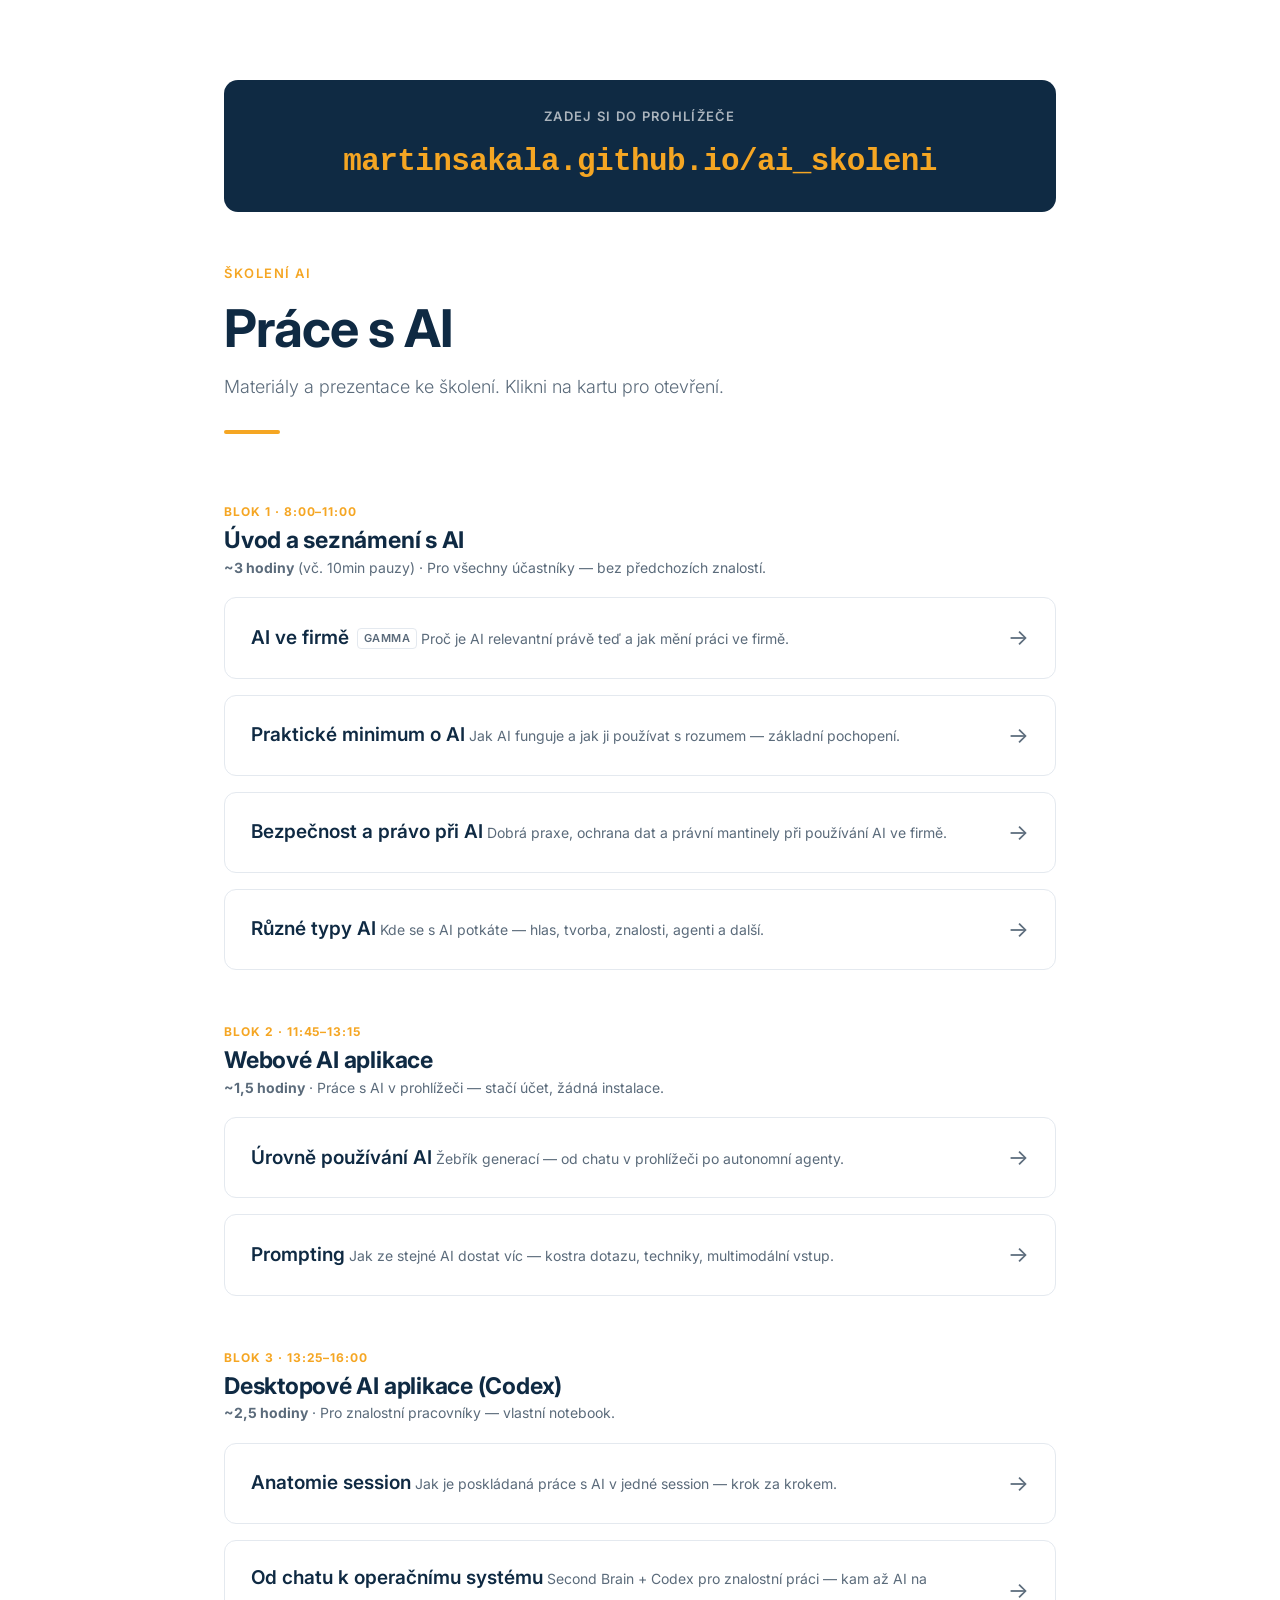
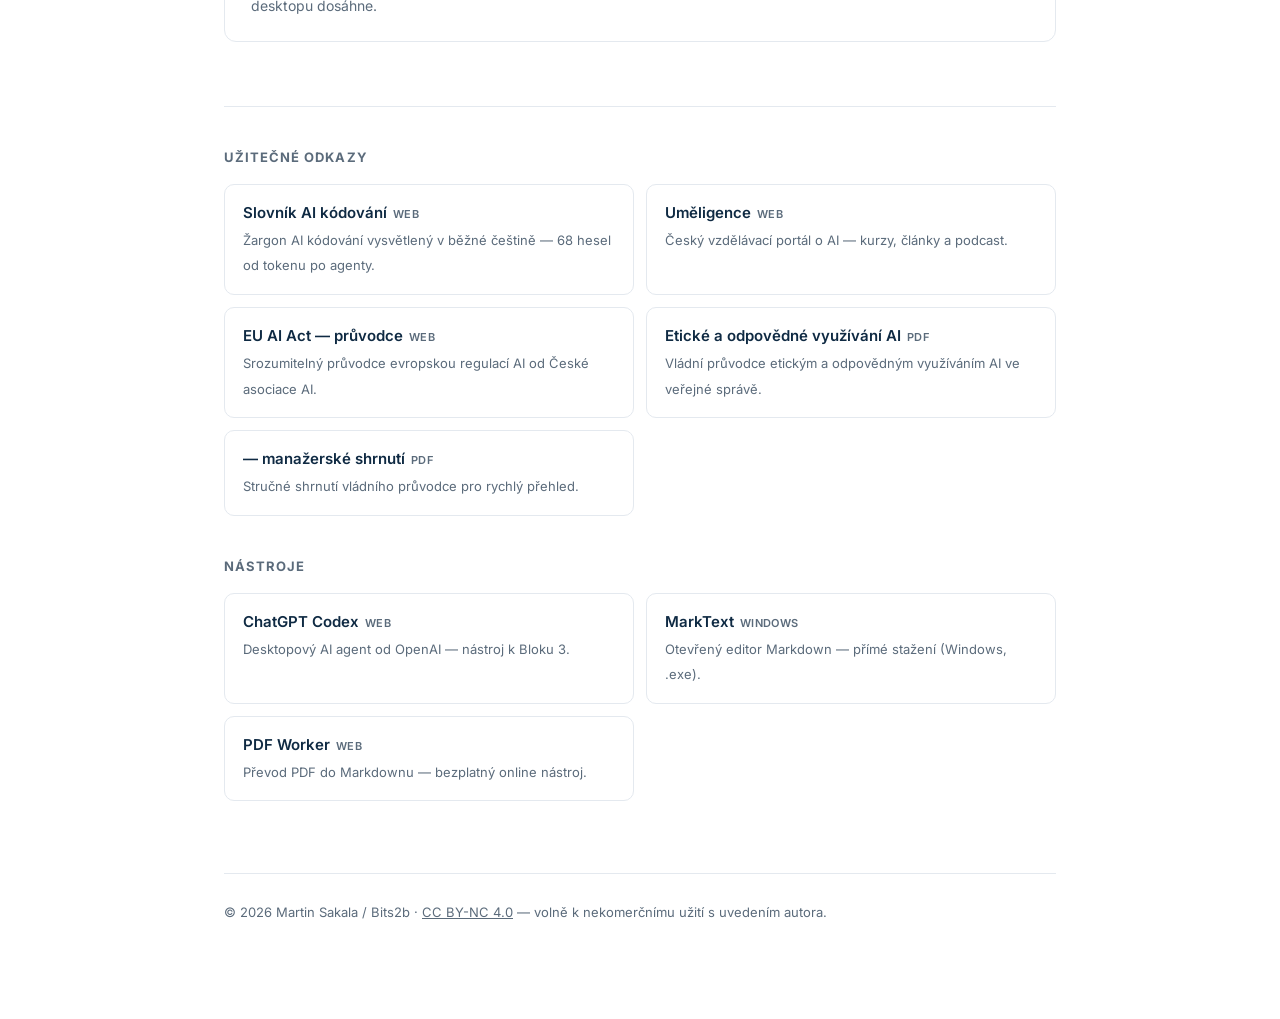
<file: index.html>
<!DOCTYPE html>
<html lang="cs">
<head>
  <meta charset="UTF-8">
  <meta name="viewport" content="width=device-width, initial-scale=1.0">
  <title>AI školení — Práce s AI</title>
  <meta name="description" content="Materiály ke školení práce s AI.">
  <link rel="preconnect" href="https://fonts.googleapis.com">
  <link rel="preconnect" href="https://fonts.gstatic.com" crossorigin>
  <link href="https://fonts.googleapis.com/css2?family=Inter:wght@300;400;600;700&display=swap" rel="stylesheet">
  <style>
    :root {
      --navy: #0F2A43;
      --amber: #F5A623;
      --text: #1C2833;
      --muted: #5B6B7B;
      --bg: #ffffff;
      --card-bg: #ffffff;
      --border: #E4E9EF;
    }
    * { margin: 0; padding: 0; box-sizing: border-box; }
    body {
      font-family: "Inter", Helvetica, sans-serif;
      color: var(--text);
      background: var(--bg);
      line-height: 1.6;
      -webkit-font-smoothing: antialiased;
    }
    .wrap { max-width: 880px; margin: 0 auto; padding: 80px 24px 96px; }

    /* URL banner — pro opsání z plátna */
    .url-banner {
      background: var(--navy);
      border-radius: 14px;
      padding: 26px 28px;
      margin-bottom: 48px;
      text-align: center;
    }
    .url-hint {
      display: block;
      font-size: 13px;
      font-weight: 600;
      letter-spacing: 0.1em;
      text-transform: uppercase;
      color: rgba(255, 255, 255, 0.65);
      margin-bottom: 10px;
    }
    .url-big {
      display: inline-block;
      font-family: ui-monospace, "SF Mono", Menlo, Consolas, monospace;
      font-size: clamp(18px, 3.6vw, 31px);
      font-weight: 700;
      color: var(--amber);
      text-decoration: none;
      letter-spacing: -0.02em;
      overflow-wrap: anywhere;
    }
    .url-big:hover { text-decoration: underline; }

    /* Header */
    header { margin-bottom: 64px; }
    .eyebrow {
      display: inline-block;
      font-size: 13px;
      font-weight: 600;
      letter-spacing: 0.12em;
      text-transform: uppercase;
      color: var(--amber);
      margin-bottom: 16px;
    }
    h1 {
      font-size: clamp(32px, 6vw, 52px);
      font-weight: 700;
      color: var(--navy);
      letter-spacing: -0.02em;
      line-height: 1.1;
      margin-bottom: 16px;
    }
    .lead {
      font-size: 18px;
      font-weight: 300;
      color: var(--muted);
      max-width: 560px;
    }
    .rule {
      width: 56px;
      height: 4px;
      background: var(--amber);
      border-radius: 2px;
      margin-top: 28px;
    }

    /* Blocks */
    .block { margin-bottom: 48px; }
    .block-head { margin-bottom: 18px; }
    .block-tag {
      display: inline-block;
      font-size: 12px;
      font-weight: 700;
      letter-spacing: 0.08em;
      text-transform: uppercase;
      color: var(--amber);
      margin-bottom: 6px;
    }
    .block-title {
      font-size: 23px;
      font-weight: 700;
      color: var(--navy);
      letter-spacing: -0.01em;
      line-height: 1.2;
    }
    .block-meta { font-size: 14px; color: var(--muted); margin-top: 2px; }

    /* Cards */
    .cards { display: grid; gap: 16px; }
    .card {
      display: flex;
      align-items: center;
      gap: 20px;
      padding: 22px 26px;
      background: var(--card-bg);
      border: 1px solid var(--border);
      border-radius: 12px;
      text-decoration: none;
      color: inherit;
      transition: border-color .18s ease, transform .18s ease, box-shadow .18s ease;
    }
    .card:hover {
      border-color: var(--amber);
      transform: translateY(-2px);
      box-shadow: 0 10px 30px -12px rgba(15, 42, 67, 0.25);
    }
    .card-body { flex: 1; min-width: 0; }
    .card-title {
      font-size: 19px;
      font-weight: 600;
      color: var(--navy);
      margin-bottom: 2px;
    }
    .card-desc { font-size: 14px; color: var(--muted); }
    .card-arrow {
      flex-shrink: 0;
      color: var(--muted);
      font-size: 22px;
      transition: transform .18s ease, color .18s ease;
    }
    .card:hover .card-arrow { color: var(--amber); transform: translateX(4px); }
    .ext-tag {
      display: inline-block;
      font-size: 11px;
      font-weight: 600;
      letter-spacing: 0.04em;
      text-transform: uppercase;
      color: var(--muted);
      border: 1px solid var(--border);
      border-radius: 4px;
      padding: 1px 6px;
      margin-left: 8px;
      vertical-align: middle;
    }

    /* Placeholder — blok bez obsahu */
    .card.is-soon {
      border-style: dashed;
      background: #FBFCFD;
      cursor: default;
    }
    .card.is-soon:hover {
      border-color: var(--border);
      transform: none;
      box-shadow: none;
    }
    .card.is-soon .card-title { color: var(--muted); }
    .soon-tag {
      flex-shrink: 0;
      font-size: 12px;
      font-weight: 600;
      color: var(--muted);
    }

    /* Resources — doplňkové odkazy a nástroje */
    .resources {
      margin-top: 64px;
      padding-top: 40px;
      border-top: 1px solid var(--border);
    }
    .res-head {
      font-size: 13px;
      font-weight: 700;
      letter-spacing: 0.08em;
      text-transform: uppercase;
      color: var(--muted);
      margin-bottom: 16px;
    }
    .res-head:not(:first-child) { margin-top: 40px; }
    .res-grid {
      display: grid;
      grid-template-columns: 1fr 1fr;
      gap: 12px;
    }
    .res-card {
      display: block;
      padding: 16px 18px;
      border: 1px solid var(--border);
      border-radius: 10px;
      text-decoration: none;
      color: inherit;
      transition: border-color .18s ease, background .18s ease;
    }
    .res-card:hover { border-color: var(--amber); background: #FFFCF6; }
    .res-title {
      display: block;
      font-size: 15px;
      font-weight: 600;
      color: var(--navy);
      margin-bottom: 2px;
    }
    .res-host {
      font-size: 11px;
      font-weight: 600;
      letter-spacing: 0.03em;
      text-transform: uppercase;
      color: var(--muted);
      margin-left: 6px;
    }
    .res-desc { font-size: 13px; color: var(--muted); line-height: 1.45; }

    /* Footer */
    footer {
      margin-top: 72px;
      padding-top: 28px;
      border-top: 1px solid var(--border);
      font-size: 13px;
      color: var(--muted);
    }
    footer a { color: var(--muted); text-decoration: underline; }
    footer a:hover { color: var(--navy); }

    @media (max-width: 520px) {
      .wrap { padding: 48px 20px 64px; }
      .card { padding: 20px; gap: 14px; }
    }
  </style>
</head>
<body>
  <div class="wrap">
    <div class="url-banner">
      <span class="url-hint">Zadej si do prohlížeče</span>
      <a class="url-big" href="https://martinsakala.github.io/ai_skoleni/">martinsakala.github.io/ai_skoleni</a>
    </div>

    <header>
      <span class="eyebrow">Školení AI</span>
      <h1>Práce s AI</h1>
      <p class="lead">Materiály a prezentace ke školení. Klikni na kartu pro otevření.</p>
      <div class="rule"></div>
    </header>

    <main>
      <section class="block">
        <div class="block-head">
          <span class="block-tag">Blok 1 · 8:00–11:00</span>
          <h2 class="block-title">Úvod a seznámení s AI</h2>
          <p class="block-meta"><strong>~3 hodiny</strong> (vč. 10min pauzy) · Pro všechny účastníky — bez předchozích znalostí.</p>
        </div>
        <div class="cards">
          <a class="card" href="https://gamma.app/docs/AI-firmy-cyzvg7ojubql4y3" target="_blank" rel="noopener">
            <span class="card-body">
              <span class="card-title">AI ve firmě<span class="ext-tag">Gamma</span></span>
              <span class="card-desc">Proč je AI relevantní právě teď a jak mění práci ve firmě.</span>
            </span>
            <span class="card-arrow">→</span>
          </a>
          <a class="card" href="./uvod-ai/">
            <span class="card-body">
              <span class="card-title">Praktické minimum o AI</span>
              <span class="card-desc">Jak AI funguje a jak ji používat s rozumem — základní pochopení.</span>
            </span>
            <span class="card-arrow">→</span>
          </a>
          <a class="card" href="./bezpecnost/">
            <span class="card-body">
              <span class="card-title">Bezpečnost a právo při AI</span>
              <span class="card-desc">Dobrá praxe, ochrana dat a právní mantinely při používání AI ve firmě.</span>
            </span>
            <span class="card-arrow">→</span>
          </a>
          <a class="card" href="./typy-ai/">
            <span class="card-body">
              <span class="card-title">Různé typy AI</span>
              <span class="card-desc">Kde se s AI potkáte — hlas, tvorba, znalosti, agenti a další.</span>
            </span>
            <span class="card-arrow">→</span>
          </a>
        </div>
      </section>

      <section class="block">
        <div class="block-head">
          <span class="block-tag">Blok 2 · 11:45–13:15</span>
          <h2 class="block-title">Webové AI aplikace</h2>
          <p class="block-meta"><strong>~1,5 hodiny</strong> · Práce s AI v prohlížeči — stačí účet, žádná instalace.</p>
        </div>
        <div class="cards">
          <a class="card" href="./urovne/">
            <span class="card-body">
              <span class="card-title">Úrovně používání AI</span>
              <span class="card-desc">Žebřík generací — od chatu v prohlížeči po autonomní agenty.</span>
            </span>
            <span class="card-arrow">→</span>
          </a>
          <a class="card" href="./prompting/">
            <span class="card-body">
              <span class="card-title">Prompting</span>
              <span class="card-desc">Jak ze stejné AI dostat víc — kostra dotazu, techniky, multimodální vstup.</span>
            </span>
            <span class="card-arrow">→</span>
          </a>
        </div>
      </section>

      <section class="block">
        <div class="block-head">
          <span class="block-tag">Blok 3 · 13:25–16:00</span>
          <h2 class="block-title">Desktopové AI aplikace (Codex)</h2>
          <p class="block-meta"><strong>~2,5 hodiny</strong> · Pro znalostní pracovníky — vlastní notebook.</p>
        </div>
        <div class="cards">
          <a class="card" href="./anatomie/">
            <span class="card-body">
              <span class="card-title">Anatomie session</span>
              <span class="card-desc">Jak je poskládaná práce s AI v jedné session — krok za krokem.</span>
            </span>
            <span class="card-arrow">→</span>
          </a>
          <a class="card" href="./codex/">
            <span class="card-body">
              <span class="card-title">Od chatu k operačnímu systému</span>
              <span class="card-desc">Second Brain + Codex pro znalostní práci — kam až AI na desktopu dosáhne.</span>
            </span>
            <span class="card-arrow">→</span>
          </a>
        </div>
      </section>
    </main>

    <section class="resources">
      <h2 class="res-head">Užitečné odkazy</h2>
      <div class="res-grid">
        <a class="res-card" href="https://martinsakala.github.io/slovnik-ai-kodovani/" target="_blank" rel="noopener">
          <span class="res-title">Slovník AI kódování<span class="res-host">web</span></span>
          <span class="res-desc">Žargon AI kódování vysvětlený v běžné češtině — 68 hesel od tokenu po agenty.</span>
        </a>
        <a class="res-card" href="https://www.umeligence.cz/" target="_blank" rel="noopener">
          <span class="res-title">Uměligence<span class="res-host">web</span></span>
          <span class="res-desc">Český vzdělávací portál o AI — kurzy, články a podcast.</span>
        </a>
        <a class="res-card" href="https://asociace.ai/eu-ai-act/" target="_blank" rel="noopener">
          <span class="res-title">EU AI Act — průvodce<span class="res-host">web</span></span>
          <span class="res-desc">Srozumitelný průvodce evropskou regulací AI od České asociace AI.</span>
        </a>
        <a class="res-card" href="https://vlada.gov.cz/assets/Statni_sluzba/Dokumenty/Ostatni_dokumenty/Pruvodce-pro-eticke-a-odpovedne-vyuzivani-AI-ve-VS.pdf" target="_blank" rel="noopener">
          <span class="res-title">Etické a odpovědné využívání AI<span class="res-host">PDF</span></span>
          <span class="res-desc">Vládní průvodce etickým a odpovědným využíváním AI ve veřejné správě.</span>
        </a>
        <a class="res-card" href="https://vlada.gov.cz/assets/Statni_sluzba/Dokumenty/Ostatni_dokumenty/Manazerske-shrnuti.pdf" target="_blank" rel="noopener">
          <span class="res-title">— manažerské shrnutí<span class="res-host">PDF</span></span>
          <span class="res-desc">Stručné shrnutí vládního průvodce pro rychlý přehled.</span>
        </a>
      </div>

      <h2 class="res-head">Nástroje</h2>
      <div class="res-grid">
        <a class="res-card" href="https://chatgpt.com/cs-CZ/codex/" target="_blank" rel="noopener">
          <span class="res-title">ChatGPT Codex<span class="res-host">web</span></span>
          <span class="res-desc">Desktopový AI agent od OpenAI — nástroj k Bloku 3.</span>
        </a>
        <a class="res-card" href="https://github.com/marktext/marktext/releases/download/v0.19.0/marktext-win-x64-0.19.0-setup.exe">
          <span class="res-title">MarkText<span class="res-host">Windows</span></span>
          <span class="res-desc">Otevřený editor Markdown — přímé stažení (Windows, .exe).</span>
        </a>
        <a class="res-card" href="https://www.pdfworker.eu/#/pdf-to-markdown" target="_blank" rel="noopener">
          <span class="res-title">PDF Worker<span class="res-host">web</span></span>
          <span class="res-desc">Převod PDF do Markdownu — bezplatný online nástroj.</span>
        </a>
      </div>
    </section>

    <footer>
      © 2026 Martin Sakala / Bits2b ·
      <a href="https://creativecommons.org/licenses/by-nc/4.0/" target="_blank" rel="noopener">CC BY-NC 4.0</a>
      — volně k nekomerčnímu užití s uvedením autora.
    </footer>
  </div>
</body>
</html>
</file>
